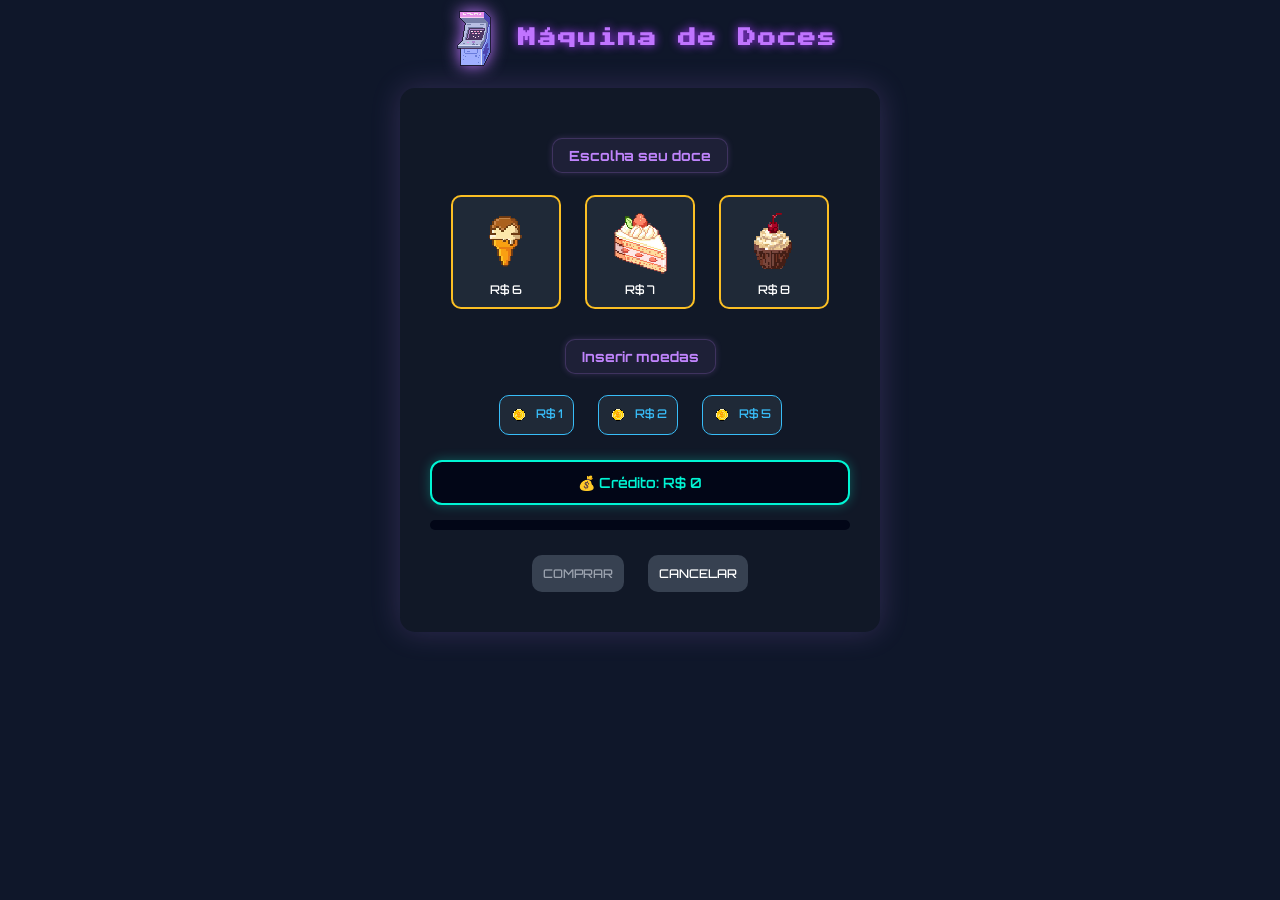
<file: frontend/index.html>
<!DOCTYPE html>
<html lang="pt-br">

<head>
  <meta charset="UTF-8">
  <title>Máquina de Doces</title>

  <!-- FONTES -->
  <link href="https://fonts.googleapis.com/css2?family=Press+Start+2P&family=Orbitron:wght@400;600&display=swap" rel="stylesheet">

  <link rel="stylesheet" href="style.css">
</head>

<body>

  <div class="header">
    <img src="assets/arcade.png" class="arcade-img">
    <h1 class="titulo">Máquina de Doces</h1>
  </div>

  <div class="machine">

    <h2 class="subtitulo">Escolha seu doce</h2>

    <div class="doces">

      <button onclick="selecionarDoce(this, 'Sorvete', 6)">
        <img src="assets/doce-a.png">
        <span>R$ 6</span>
      </button>

      <button onclick="selecionarDoce(this,'Bolo',7)">
        <img src="assets/doce-b.png">
        <span>R$ 7</span>
      </button>

      <button onclick="selecionarDoce(this,'Cupcake',8)">
        <img src="assets/doce-c.png">
        <span>R$ 8</span>
      </button>

    </div>

    <h2 class="subtitulo">Inserir moedas</h2>

    <div class="money">

      <button onclick="inserir(this,1)">
        <img src="assets/coin.png"> R$ 1
      </button>

      <button onclick="inserir(this,2)">
        <img src="assets/coin.png"> R$ 2
      </button>

      <button onclick="inserir(this,5)">
        <img src="assets/coin.png"> R$ 5
      </button>

    </div>

    <p class="credito">
      💰 Crédito: R$ <span id="credito">0</span>
    </p>

    <div class="barra">
      <div id="progresso"></div>
    </div>

    <button id="comprarBtn" disabled onclick="comprar()">COMPRAR</button>
    <button class="secundario" onclick="remover()">CANCELAR</button>

  </div>

  <!-- MODAL -->
  <div id="modal" class="modal hidden">
    <div class="modal-content">
      <p id="modal-text"></p>
      <button onclick="fecharModal()">OK</button>
    </div>
  </div>

  <script src="script.js"></script>

</body>

</html>
</file>
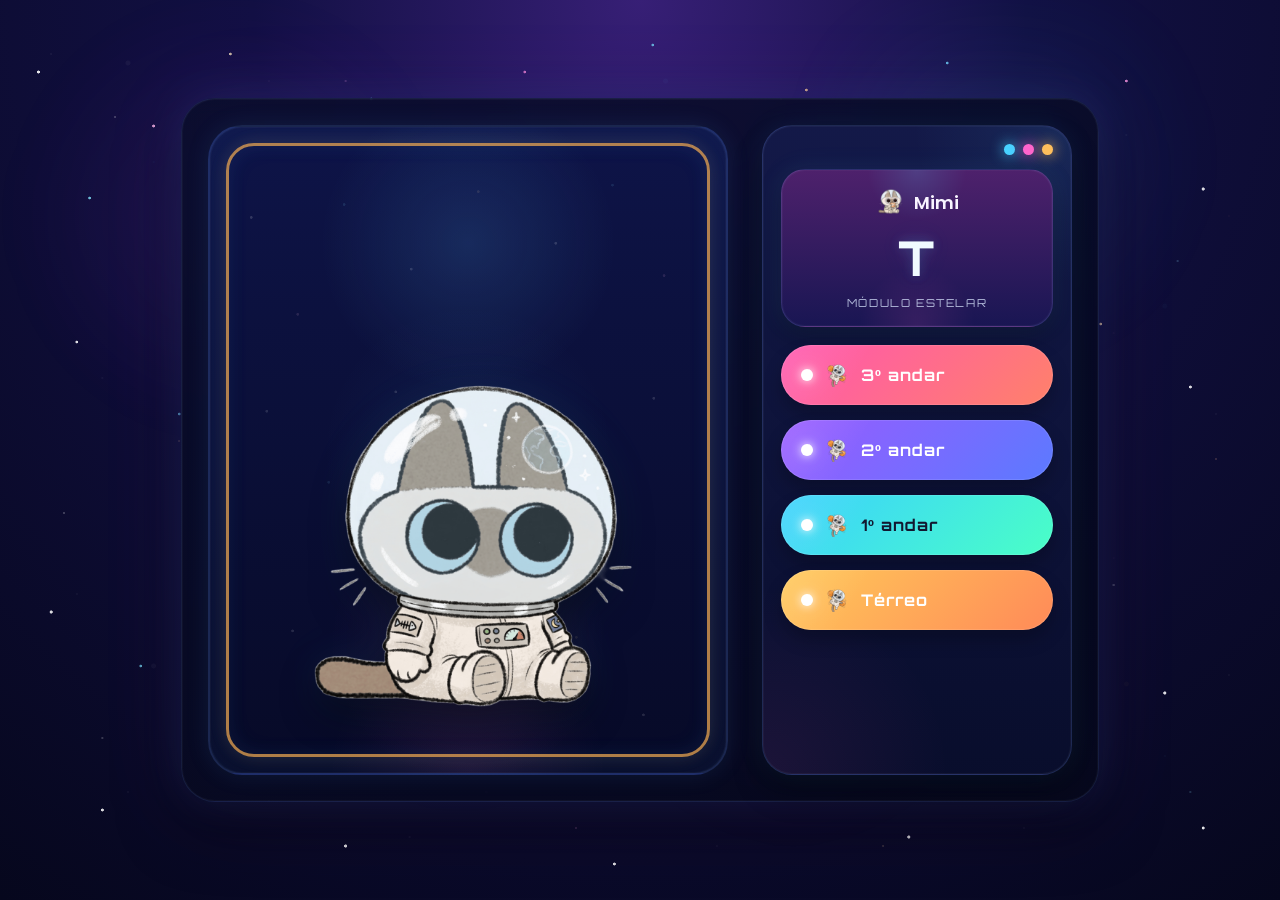
<file: Elevador/Front elevador/index.html>
<!DOCTYPE html>
<html lang="pt-BR">

<head>
    <meta charset="UTF-8">
    <meta name="viewport" content="width=device-width, initial-scale=1.0">
    <title>Elevador Espacial</title>
    <link href="https://fonts.googleapis.com/css2?family=Orbitron:wght@500;700;800&family=Poppins:wght@400;500;600;700&display=swap" rel="stylesheet">
    <link rel="stylesheet" href="style.css">
</head>

<body>
    <div class="space-layer stars-random-1"></div>
    <div class="space-layer stars-random-2"></div>
    <div class="space-layer stars-random-3"></div>
    <div class="space-layer stars-fill"></div>
    <div class="nebula"></div>

    <main class="app-shell">
        <section class="elevator-container">
            <div class="elevator-doors-wrapper">
                <div class="cabin-aura"></div>
                <div class="cabin-stars"></div>
                <div class="cabin-frame"></div>

                <img id="cat" src="img/quest.png" class="cat" alt="Gatinho astronauta">

                <div id="door-left" class="door left open"></div>
                <div id="door-right" class="door right open"></div>
            </div>

            <aside class="control-panel">
                <div class="panel-orbs">
                    <span class="orb orb-blue"></span>
                    <span class="orb orb-pink"></span>
                    <span class="orb orb-gold"></span>
                </div>

                <div class="display">
                    <div class="display-glow"></div>

                    <div class="display-top">
                        <div class="status">
                            <img src="img/icon.png" class="icon" alt="">
                            <span>Mimi</span>
                        </div>
                    </div>

                    <div class="display-main">
                        <img id="direction-icon" class="direction-icon" alt="">
                        <span id="floor-display">T</span>
                    </div>

                    <div class="display-sub">
                        Módulo Estelar
                    </div>
                </div>

                <div class="buttons-container">
                    <button class="floor-btn floor-3" data-floor="3">
                        <span class="btn-led"></span>
                        <img src="img/paw.png" alt="">
                        <span class="btn-text">3º andar</span>
                    </button>

                    <button class="floor-btn floor-2" data-floor="2">
                        <span class="btn-led"></span>
                        <img src="img/paw.png" alt="">
                        <span class="btn-text">2º andar</span>
                    </button>

                    <button class="floor-btn floor-1" data-floor="1">
                        <span class="btn-led"></span>
                        <img src="img/paw.png" alt="">
                        <span class="btn-text">1º andar</span>
                    </button>

                    <button class="floor-btn floor-t" data-floor="T">
                        <span class="btn-led"></span>
                        <img src="img/paw.png" alt="">
                        <span class="btn-text">Térreo</span>
                    </button>
                </div>
            </aside>
        </section>
    </main>

    <script src="script.js"></script>
</body>

</html>
</file>
<file: frontend/style.css>
body{
background:#0f172a;
color:white;
font-family: 'Orbitron', sans-serif;
text-align:center;
}

/* HEADER */
.header{
display:flex;
align-items:center;
justify-content:center;
gap:15px;
margin-bottom:20px;
}

.arcade-img{
width:60px;
image-rendering: pixelated;
filter: drop-shadow(0 0 8px #c074ff);
}

/* TÍTULO (MANTÉM ARCADE) */
.titulo{
font-family: 'Press Start 2P', cursive;
font-size:18px;
letter-spacing:2px;
color:#c074ff;
text-shadow:0 0 10px #a639ff;
}

/* SUBTÍTULOS (AGORA CLEAN) */
.subtitulo{
font-family: 'Orbitron', sans-serif;
font-size:14px;
color:#c084fc;
background:rgba(192,132,252,0.08);
padding:8px 16px;
border-radius:10px;
display:inline-block;
margin-top:20px;
border:1px solid rgba(192,132,252,0.2);
box-shadow:0 0 6px rgba(192,132,252,0.2);
}

/* CONTAINER */
.machine{
background:#111827;
padding:30px;
width:420px;
margin:auto;
border-radius:15px;
box-shadow:0 0 30px rgba(192,132,252,0.2);
}

/* BOTÕES */
button{
font-family: 'Orbitron', sans-serif;
font-size:12px;
font-weight:500;
padding:10px;
margin:10px;
cursor:pointer;
border-radius:10px;
border:1px solid transparent;
transition:0.2s;
}

/* DOCES */
.doces button{
background:#1f2937;
border:2px solid #fbbf24;
width:110px;
color:white;
}

.doces button img{
width:70px;
display:block;
margin:auto;
image-rendering: pixelated;
}

.doces button span{
display:block;
margin-top:5px;
font-size:12px;
}

.doces button:hover{
transform:scale(1.05);
}

.doces button.selecionado{
background:#fbbf24;
color:black;
transform:scale(1.08);
box-shadow:0 0 20px #fbbf24;
}

/* MOEDAS */
.money button{
background:#1f2937;
color:#38bdf8;
border:1px solid #38bdf8;
}

.money button img{
width:18px;
margin-right:5px;
vertical-align:middle;
image-rendering: pixelated;
}

.money button.ativo{
background:#38bdf8;
color:black;
}

/* CRÉDITO */
.credito{
font-family: 'Orbitron', sans-serif;
font-weight:600;
font-size:14px;
background:#020617;
padding:12px;
border-radius:12px;
border:2px solid #00f5d4;
margin-top:15px;
color:#00f5d4;
box-shadow:0 0 12px rgba(0,245,212,0.3);
}

/* BARRA */
.barra{
width:100%;
height:10px;
background:#020617;
border-radius:10px;
margin:15px 0;
}

#progresso{
height:100%;
width:0%;
background:#00f5d4;
transition:0.3s;
}

/* COMPRAR */
#comprarBtn{
background:#374151;
color:#9ca3af;
cursor:not-allowed;
}

#comprarBtn.ativo{
background:#00f5d4;
color:black;
cursor:pointer;
box-shadow:0 0 10px #00f5d4;
}

/* CANCELAR */
.secundario{
background:#374151;
color:white;
}

/* MODAL */
.modal{
position:fixed;
top:0;
left:0;
width:100%;
height:100%;
background:rgba(0,0,0,0.7);
display:flex;
align-items:center;
justify-content:center;
}

.modal-content{
background:#111827;
padding:20px;
border-radius:10px;
text-align:center;
border:1px solid #c084fc;
}

.hidden{
display:none;
}
</file>
<file: Elevador/Front elevador/style.css>
* {
    box-sizing: border-box;
    margin: 0;
    padding: 0;
}

:root {
    --text-main: rgb(245, 247, 255);
}

body {
    min-height: 100vh;
    overflow: hidden;
    font-family: 'Poppins', sans-serif;
    display: flex;
    justify-content: center;
    align-items: center;
    background:
        radial-gradient(circle at top, rgb(55, 31, 118) 0%, rgb(18, 16, 67) 35%, rgb(6, 7, 29) 100%);
    color: var(--text-main);
}

.space-layer,
.nebula {
    position: fixed;
    inset: 0;
    pointer-events: none;
}

.stars-random-1 {
    background:
        radial-gradient(circle at 3% 8%, rgba(255,255,255,0.95) 0 1.2px, transparent 1.8px),
        radial-gradient(circle at 7% 22%, rgba(130,235,255,0.85) 0 1px, transparent 1.7px),
        radial-gradient(circle at 12% 14%, rgba(255,185,230,0.9) 0 1.1px, transparent 1.8px),
        radial-gradient(circle at 18% 6%, rgba(255,235,190,0.8) 0 1px, transparent 1.7px),
        radial-gradient(circle at 23% 18%, rgba(255,255,255,0.88) 0 1.3px, transparent 1.9px),
        radial-gradient(circle at 29% 11%, rgba(116,220,255,0.85) 0 1px, transparent 1.7px),
        radial-gradient(circle at 34% 27%, rgba(255,255,255,0.92) 0 1.1px, transparent 1.8px),
        radial-gradient(circle at 41% 8%, rgba(255,140,220,0.8) 0 1px, transparent 1.7px),
        radial-gradient(circle at 46% 19%, rgba(255,255,255,0.9) 0 1.2px, transparent 1.9px),
        radial-gradient(circle at 51% 5%, rgba(120,230,255,0.75) 0 1px, transparent 1.7px),
        radial-gradient(circle at 57% 15%, rgba(255,255,255,0.9) 0 1.1px, transparent 1.8px),
        radial-gradient(circle at 63% 10%, rgba(255,205,145,0.85) 0 1px, transparent 1.7px),
        radial-gradient(circle at 69% 23%, rgba(255,255,255,0.95) 0 1.25px, transparent 1.95px),
        radial-gradient(circle at 74% 7%, rgba(115,220,255,0.82) 0 1px, transparent 1.7px),
        radial-gradient(circle at 81% 14%, rgba(255,255,255,0.88) 0 1.1px, transparent 1.8px),
        radial-gradient(circle at 88% 9%, rgba(255,150,228,0.85) 0 1px, transparent 1.7px),
        radial-gradient(circle at 94% 21%, rgba(255,255,255,0.9) 0 1.2px, transparent 1.9px),
        radial-gradient(circle at 6% 38%, rgba(255,255,255,0.92) 0 1px, transparent 1.7px),
        radial-gradient(circle at 14% 46%, rgba(120,220,255,0.72) 0 1px, transparent 1.7px),
        radial-gradient(circle at 21% 41%, rgba(255,255,255,0.85) 0 1.2px, transparent 1.9px),
        radial-gradient(circle at 28% 35%, rgba(255,180,225,0.82) 0 1px, transparent 1.7px),
        radial-gradient(circle at 36% 49%, rgba(255,255,255,0.95) 0 1.1px, transparent 1.8px),
        radial-gradient(circle at 43% 37%, rgba(255,220,180,0.78) 0 1px, transparent 1.7px),
        radial-gradient(circle at 49% 44%, rgba(255,255,255,0.9) 0 1.2px, transparent 1.9px),
        radial-gradient(circle at 57% 33%, rgba(120,230,255,0.85) 0 1px, transparent 1.7px),
        radial-gradient(circle at 64% 46%, rgba(255,255,255,0.88) 0 1.1px, transparent 1.8px),
        radial-gradient(circle at 71% 39%, rgba(255,140,220,0.82) 0 1px, transparent 1.7px),
        radial-gradient(circle at 79% 48%, rgba(255,255,255,0.95) 0 1.2px, transparent 1.9px),
        radial-gradient(circle at 86% 36%, rgba(255,220,170,0.8) 0 1px, transparent 1.7px),
        radial-gradient(circle at 93% 43%, rgba(255,255,255,0.9) 0 1.1px, transparent 1.8px),
        radial-gradient(circle at 4% 68%, rgba(255,255,255,0.9) 0 1.2px, transparent 1.9px),
        radial-gradient(circle at 11% 74%, rgba(124,228,255,0.75) 0 1px, transparent 1.7px),
        radial-gradient(circle at 19% 63%, rgba(255,255,255,0.88) 0 1.1px, transparent 1.8px),
        radial-gradient(circle at 26% 79%, rgba(255,144,219,0.84) 0 1px, transparent 1.7px),
        radial-gradient(circle at 31% 70%, rgba(255,255,255,0.93) 0 1.2px, transparent 1.9px),
        radial-gradient(circle at 39% 65%, rgba(255,205,130,0.78) 0 1px, transparent 1.7px),
        radial-gradient(circle at 47% 76%, rgba(255,255,255,0.9) 0 1.1px, transparent 1.8px),
        radial-gradient(circle at 54% 69%, rgba(117,225,255,0.82) 0 1px, transparent 1.7px),
        radial-gradient(circle at 61% 81%, rgba(255,255,255,0.94) 0 1.2px, transparent 1.9px),
        radial-gradient(circle at 68% 66%, rgba(255,154,226,0.8) 0 1px, transparent 1.7px),
        radial-gradient(circle at 76% 73%, rgba(255,255,255,0.88) 0 1.1px, transparent 1.8px),
        radial-gradient(circle at 83% 64%, rgba(255,220,170,0.78) 0 1px, transparent 1.7px),
        radial-gradient(circle at 91% 77%, rgba(255,255,255,0.92) 0 1.2px, transparent 1.9px),
        radial-gradient(circle at 8% 90%, rgba(255,255,255,0.9) 0 1.1px, transparent 1.8px),
        radial-gradient(circle at 17% 84%, rgba(115,220,255,0.8) 0 1px, transparent 1.7px),
        radial-gradient(circle at 27% 94%, rgba(255,255,255,0.95) 0 1.2px, transparent 1.9px),
        radial-gradient(circle at 38% 88%, rgba(255,140,220,0.8) 0 1px, transparent 1.7px),
        radial-gradient(circle at 48% 96%, rgba(255,255,255,0.92) 0 1.1px, transparent 1.8px),
        radial-gradient(circle at 59% 87%, rgba(255,220,155,0.78) 0 1px, transparent 1.7px),
        radial-gradient(circle at 71% 93%, rgba(255,255,255,0.9) 0 1.2px, transparent 1.9px),
        radial-gradient(circle at 82% 86%, rgba(118,226,255,0.82) 0 1px, transparent 1.7px),
        radial-gradient(circle at 94% 92%, rgba(255,255,255,0.95) 0 1.1px, transparent 1.8px);
    opacity: 0.95;
}

.stars-random-2 {
    background:
        radial-gradient(circle at 9% 13%, rgba(255,255,255,0.35) 0 0.8px, transparent 1.4px),
        radial-gradient(circle at 15% 31%, rgba(144,225,255,0.32) 0 0.9px, transparent 1.5px),
        radial-gradient(circle at 27% 9%, rgba(255,165,229,0.32) 0 0.8px, transparent 1.4px),
        radial-gradient(circle at 33% 21%, rgba(255,255,255,0.3) 0 0.8px, transparent 1.4px),
        radial-gradient(circle at 42% 16%, rgba(255,255,255,0.28) 0 0.7px, transparent 1.3px),
        radial-gradient(circle at 52% 27%, rgba(140,220,255,0.3) 0 0.8px, transparent 1.4px),
        radial-gradient(circle at 61% 11%, rgba(255,255,255,0.34) 0 0.9px, transparent 1.5px),
        radial-gradient(circle at 73% 19%, rgba(255,177,224,0.28) 0 0.8px, transparent 1.4px),
        radial-gradient(circle at 84% 12%, rgba(255,255,255,0.3) 0 0.8px, transparent 1.4px),
        radial-gradient(circle at 92% 29%, rgba(141,225,255,0.32) 0 0.8px, transparent 1.4px),
        radial-gradient(circle at 5% 57%, rgba(255,255,255,0.34) 0 0.8px, transparent 1.4px),
        radial-gradient(circle at 14% 49%, rgba(255,192,150,0.28) 0 0.8px, transparent 1.4px),
        radial-gradient(circle at 24% 61%, rgba(255,255,255,0.32) 0 0.8px, transparent 1.4px),
        radial-gradient(circle at 37% 54%, rgba(140,221,255,0.28) 0 0.8px, transparent 1.4px),
        radial-gradient(circle at 46% 67%, rgba(255,255,255,0.3) 0 0.8px, transparent 1.4px),
        radial-gradient(circle at 58% 53%, rgba(255,160,221,0.3) 0 0.8px, transparent 1.4px),
        radial-gradient(circle at 66% 62%, rgba(255,255,255,0.32) 0 0.8px, transparent 1.4px),
        radial-gradient(circle at 78% 56%, rgba(130,224,255,0.3) 0 0.8px, transparent 1.4px),
        radial-gradient(circle at 87% 65%, rgba(255,255,255,0.34) 0 0.9px, transparent 1.5px),
        radial-gradient(circle at 95% 51%, rgba(255,184,148,0.28) 0 0.8px, transparent 1.4px),
        radial-gradient(circle at 8% 82%, rgba(255,255,255,0.32) 0 0.8px, transparent 1.4px),
        radial-gradient(circle at 21% 89%, rgba(142,223,255,0.28) 0 0.8px, transparent 1.4px),
        radial-gradient(circle at 34% 79%, rgba(255,255,255,0.3) 0 0.8px, transparent 1.4px),
        radial-gradient(circle at 45% 92%, rgba(255,168,227,0.28) 0 0.8px, transparent 1.4px),
        radial-gradient(circle at 57% 85%, rgba(255,255,255,0.32) 0 0.8px, transparent 1.4px),
        radial-gradient(circle at 69% 94%, rgba(255,215,165,0.28) 0 0.8px, transparent 1.4px),
        radial-gradient(circle at 81% 83%, rgba(255,255,255,0.34) 0 0.8px, transparent 1.4px),
        radial-gradient(circle at 93% 88%, rgba(141,225,255,0.3) 0 0.8px, transparent 1.4px);
    opacity: 0.6;
}

.stars-random-3 {
    background:
        radial-gradient(circle at 10% 7%, rgba(255,255,255,0.08) 0 2px, transparent 3px),
        radial-gradient(circle at 31% 18%, rgba(255,255,255,0.06) 0 2.4px, transparent 3.4px),
        radial-gradient(circle at 52% 9%, rgba(95,212,255,0.08) 0 2px, transparent 3px),
        radial-gradient(circle at 78% 14%, rgba(255,118,201,0.06) 0 2.2px, transparent 3.2px),
        radial-gradient(circle at 17% 44%, rgba(255,255,255,0.06) 0 2.2px, transparent 3.2px),
        radial-gradient(circle at 48% 39%, rgba(255,193,104,0.06) 0 2px, transparent 3px),
        radial-gradient(circle at 73% 47%, rgba(255,255,255,0.08) 0 2.5px, transparent 3.5px),
        radial-gradient(circle at 91% 34%, rgba(104,224,255,0.06) 0 2px, transparent 3px),
        radial-gradient(circle at 12% 74%, rgba(255,255,255,0.08) 0 2px, transparent 3px),
        radial-gradient(circle at 39% 69%, rgba(255,113,200,0.06) 0 2.2px, transparent 3.2px),
        radial-gradient(circle at 63% 81%, rgba(255,255,255,0.06) 0 2.3px, transparent 3.3px),
        radial-gradient(circle at 88% 76%, rgba(255,198,112,0.06) 0 2px, transparent 3px);
    opacity: 0.5;
}

.stars-fill {
    background:
        radial-gradient(circle at 4% 6%, rgba(255,255,255,0.10) 0 0.8px, transparent 1.4px),
        radial-gradient(circle at 12% 18%, rgba(130,225,255,0.08) 0 0.8px, transparent 1.4px),
        radial-gradient(circle at 21% 9%, rgba(255,170,230,0.08) 0 0.8px, transparent 1.4px),
        radial-gradient(circle at 29% 23%, rgba(255,255,255,0.09) 0 0.8px, transparent 1.4px),
        radial-gradient(circle at 37% 12%, rgba(255,255,255,0.07) 0 0.8px, transparent 1.4px),
        radial-gradient(circle at 46% 27%, rgba(120,220,255,0.08) 0 0.8px, transparent 1.4px),
        radial-gradient(circle at 54% 14%, rgba(255,255,255,0.09) 0 0.8px, transparent 1.4px),
        radial-gradient(circle at 63% 22%, rgba(255,180,220,0.08) 0 0.8px, transparent 1.4px),
        radial-gradient(circle at 71% 11%, rgba(255,255,255,0.08) 0 0.8px, transparent 1.4px),
        radial-gradient(circle at 79% 26%, rgba(120,220,255,0.08) 0 0.8px, transparent 1.4px),
        radial-gradient(circle at 88% 15%, rgba(255,255,255,0.08) 0 0.8px, transparent 1.4px),
        radial-gradient(circle at 96% 24%, rgba(255,180,140,0.07) 0 0.8px, transparent 1.4px),

        radial-gradient(circle at 8% 42%, rgba(255,255,255,0.08) 0 0.8px, transparent 1.4px),
        radial-gradient(circle at 17% 35%, rgba(120,220,255,0.07) 0 0.8px, transparent 1.4px),
        radial-gradient(circle at 26% 48%, rgba(255,255,255,0.09) 0 0.8px, transparent 1.4px),
        radial-gradient(circle at 34% 39%, rgba(255,170,230,0.07) 0 0.8px, transparent 1.4px),
        radial-gradient(circle at 43% 51%, rgba(255,255,255,0.08) 0 0.8px, transparent 1.4px),
        radial-gradient(circle at 52% 36%, rgba(255,210,150,0.07) 0 0.8px, transparent 1.4px),
        radial-gradient(circle at 61% 47%, rgba(255,255,255,0.08) 0 0.8px, transparent 1.4px),
        radial-gradient(circle at 69% 38%, rgba(120,220,255,0.07) 0 0.8px, transparent 1.4px),
        radial-gradient(circle at 78% 49%, rgba(255,255,255,0.09) 0 0.8px, transparent 1.4px),
        radial-gradient(circle at 87% 37%, rgba(255,180,220,0.07) 0 0.8px, transparent 1.4px),
        radial-gradient(circle at 95% 46%, rgba(255,255,255,0.08) 0 0.8px, transparent 1.4px),

        radial-gradient(circle at 6% 66%, rgba(255,255,255,0.08) 0 0.8px, transparent 1.4px),
        radial-gradient(circle at 15% 58%, rgba(120,220,255,0.07) 0 0.8px, transparent 1.4px),
        radial-gradient(circle at 24% 72%, rgba(255,255,255,0.09) 0 0.8px, transparent 1.4px),
        radial-gradient(circle at 33% 61%, rgba(255,170,230,0.07) 0 0.8px, transparent 1.4px),
        radial-gradient(circle at 42% 74%, rgba(255,255,255,0.08) 0 0.8px, transparent 1.4px),
        radial-gradient(circle at 51% 63%, rgba(255,210,150,0.07) 0 0.8px, transparent 1.4px),
        radial-gradient(circle at 60% 76%, rgba(255,255,255,0.08) 0 0.8px, transparent 1.4px),
        radial-gradient(circle at 69% 64%, rgba(120,220,255,0.07) 0 0.8px, transparent 1.4px),
        radial-gradient(circle at 78% 73%, rgba(255,255,255,0.09) 0 0.8px, transparent 1.4px),
        radial-gradient(circle at 87% 62%, rgba(255,180,220,0.07) 0 0.8px, transparent 1.4px),
        radial-gradient(circle at 96% 75%, rgba(255,255,255,0.08) 0 0.8px, transparent 1.4px),

        radial-gradient(circle at 10% 88%, rgba(255,255,255,0.08) 0 0.8px, transparent 1.4px),
        radial-gradient(circle at 21% 81%, rgba(120,220,255,0.07) 0 0.8px, transparent 1.4px),
        radial-gradient(circle at 32% 93%, rgba(255,255,255,0.09) 0 0.8px, transparent 1.4px),
        radial-gradient(circle at 44% 85%, rgba(255,170,230,0.07) 0 0.8px, transparent 1.4px),
        radial-gradient(circle at 56% 94%, rgba(255,255,255,0.08) 0 0.8px, transparent 1.4px),
        radial-gradient(circle at 68% 86%, rgba(255,210,150,0.07) 0 0.8px, transparent 1.4px),
        radial-gradient(circle at 80% 92%, rgba(255,255,255,0.08) 0 0.8px, transparent 1.4px),
        radial-gradient(circle at 91% 84%, rgba(120,220,255,0.07) 0 0.8px, transparent 1.4px);
    opacity: 0.45;
}

.nebula {
    background:
        radial-gradient(circle at 18% 24%, rgba(180, 77, 255, 0.10), transparent 18%),
        radial-gradient(circle at 78% 18%, rgba(71, 212, 255, 0.08), transparent 18%),
        radial-gradient(circle at 62% 72%, rgba(255, 92, 193, 0.07), transparent 20%),
        radial-gradient(circle at 36% 66%, rgba(124, 102, 255, 0.08), transparent 22%);
    filter: blur(40px);
    opacity: 0.9;
}

.app-shell {
    position: relative;
    z-index: 1;
    width: 100%;
    display: flex;
    justify-content: center;
    padding: 24px;
}

.elevator-container {
    display: flex;
    gap: 34px;
    padding: 26px;
    border-radius: 34px;
    background:
        linear-gradient(160deg, rgba(10, 13, 44, 0.88), rgba(6, 8, 28, 0.88));
    border: 1px solid rgba(118, 154, 255, 0.14);
    box-shadow:
        0 0 0 1px rgba(255,255,255,0.03) inset,
        0 0 40px rgba(72, 136, 255, 0.14),
        0 0 90px rgba(184, 75, 255, 0.08),
        0 24px 60px rgba(0, 0, 0, 0.55);
    backdrop-filter: blur(8px);
}

.elevator-doors-wrapper {
    position: relative;
    width: 520px;
    height: 650px;
    border-radius: 34px;
    overflow: hidden;
    display: flex;
    justify-content: center;
    align-items: flex-end;
    background:
        radial-gradient(circle at 50% 18%, rgba(91, 187, 255, 0.14), transparent 25%),
        radial-gradient(circle at 50% 80%, rgba(255, 87, 187, 0.08), transparent 24%),
        linear-gradient(180deg, rgb(14, 20, 72) 0%, rgb(7, 10, 39) 100%);
    border: 2px solid rgba(113, 168, 255, 0.18);
    box-shadow:
        inset 0 0 0 1px rgba(255,255,255,0.03),
        inset 0 0 45px rgba(74, 182, 255, 0.08),
        0 0 24px rgba(85, 174, 255, 0.10);
}

.cabin-aura {
    position: absolute;
    inset: 0;
    background:
        radial-gradient(circle at center, rgba(88, 182, 255, 0.08), transparent 35%),
        radial-gradient(circle at 50% 100%, rgba(255, 116, 196, 0.08), transparent 20%);
    pointer-events: none;
}

.cabin-stars {
    position: absolute;
    inset: 0;
    background:
        radial-gradient(circle at 8% 14%, rgba(255,255,255,0.7) 0 1px, transparent 1.7px),
        radial-gradient(circle at 17% 29%, rgba(255,190,220,0.55) 0 1px, transparent 1.7px),
        radial-gradient(circle at 26% 12%, rgba(130,225,255,0.55) 0 1px, transparent 1.7px),
        radial-gradient(circle at 39% 22%, rgba(255,255,255,0.6) 0 1px, transparent 1.7px),
        radial-gradient(circle at 52% 10%, rgba(255,220,165,0.5) 0 1px, transparent 1.7px),
        radial-gradient(circle at 67% 18%, rgba(255,255,255,0.65) 0 1px, transparent 1.7px),
        radial-gradient(circle at 78% 9%, rgba(130,225,255,0.5) 0 1px, transparent 1.7px),
        radial-gradient(circle at 88% 23%, rgba(255,180,230,0.55) 0 1px, transparent 1.7px),
        radial-gradient(circle at 11% 44%, rgba(255,255,255,0.55) 0 1px, transparent 1.7px),
        radial-gradient(circle at 23% 55%, rgba(130,225,255,0.45) 0 1px, transparent 1.7px),
        radial-gradient(circle at 36% 41%, rgba(255,255,255,0.6) 0 1px, transparent 1.7px),
        radial-gradient(circle at 49% 57%, rgba(255,180,220,0.5) 0 1px, transparent 1.7px),
        radial-gradient(circle at 61% 48%, rgba(255,255,255,0.55) 0 1px, transparent 1.7px),
        radial-gradient(circle at 74% 54%, rgba(140,228,255,0.45) 0 1px, transparent 1.7px),
        radial-gradient(circle at 86% 42%, rgba(255,255,255,0.6) 0 1px, transparent 1.7px),
        radial-gradient(circle at 16% 78%, rgba(255,255,255,0.55) 0 1px, transparent 1.7px),
        radial-gradient(circle at 29% 86%, rgba(255,190,225,0.45) 0 1px, transparent 1.7px),
        radial-gradient(circle at 43% 73%, rgba(130,225,255,0.45) 0 1px, transparent 1.7px),
        radial-gradient(circle at 57% 88%, rgba(255,255,255,0.6) 0 1px, transparent 1.7px),
        radial-gradient(circle at 71% 79%, rgba(255,220,160,0.42) 0 1px, transparent 1.7px),
        radial-gradient(circle at 84% 91%, rgba(255,255,255,0.55) 0 1px, transparent 1.7px);
    opacity: 0.22;
    pointer-events: none;
}

.cabin-frame {
    position: absolute;
    inset: 16px;
    border-radius: 28px;
    border: 3px solid rgba(255, 180, 84, 0.68);
    box-shadow:
        0 0 22px rgba(255, 180, 84, 0.12),
        0 0 18px rgba(75, 184, 255, 0.10),
        inset 0 0 20px rgba(98, 193, 255, 0.06);
    pointer-events: none;
}

.cat {
    position: absolute;
    bottom: 34px;
    max-width: 72%;
    max-height: 72%;
    object-fit: contain;
    z-index: 0;
    transition: opacity 0.25s ease, transform 0.25s ease;
    filter:
        drop-shadow(0 18px 18px rgba(0, 0, 0, 0.42))
        drop-shadow(0 0 18px rgba(78, 196, 255, 0.08));
}

.door {
    position: absolute;
    top: 0;
    width: 50%;
    height: 100%;
    z-index: 2;
    transition: transform 1s ease;
    background:
        linear-gradient(180deg, rgba(37, 56, 126, 0.96), rgba(17, 29, 79, 0.98)),
        linear-gradient(90deg, rgba(255,255,255,0.03), transparent);
    box-shadow:
        inset 0 0 0 1px rgba(255,255,255,0.04),
        inset 0 0 35px rgba(78, 183, 255, 0.06);
}

.door.left {
    left: 0;
    border-right: 1px solid rgba(122, 188, 255, 0.12);
}

.door.right {
    right: 0;
    border-left: 1px solid rgba(122, 188, 255, 0.12);
}

.door.left.open {
    transform: translateX(-100%);
}

.door.right.open {
    transform: translateX(100%);
}

.control-panel {
    width: 310px;
    padding: 18px;
    border-radius: 30px;
    background:
        linear-gradient(180deg, rgba(20, 26, 74, 0.96), rgba(9, 14, 45, 0.96));
    border: 1px solid rgba(128, 168, 255, 0.18);
    box-shadow:
        inset 0 0 0 1px rgba(255,255,255,0.04),
        0 0 28px rgba(71, 212, 255, 0.08),
        0 18px 30px rgba(0, 0, 0, 0.3);
    position: relative;
    overflow: hidden;
}

.control-panel::before {
    content: "";
    position: absolute;
    inset: 0;
    background:
        radial-gradient(circle at top right, rgba(81, 194, 255, 0.10), transparent 22%),
        radial-gradient(circle at bottom left, rgba(255, 92, 193, 0.08), transparent 26%);
    pointer-events: none;
}

.panel-orbs {
    position: relative;
    z-index: 1;
    display: flex;
    gap: 8px;
    justify-content: flex-end;
    margin-bottom: 14px;
}

.orb {
    width: 11px;
    height: 11px;
    border-radius: 50%;
    box-shadow: 0 0 14px currentColor;
}

.orb-blue {
    color: rgb(72, 211, 255);
    background: rgb(72, 211, 255);
}

.orb-pink {
    color: rgb(255, 100, 206);
    background: rgb(255, 100, 206);
}

.orb-gold {
    color: rgb(255, 191, 92);
    background: rgb(255, 191, 92);
}

.display {
    position: relative;
    z-index: 1;
    border-radius: 24px;
    padding: 18px 16px 16px;
    margin-bottom: 18px;
    overflow: hidden;
    background:
        linear-gradient(180deg, rgb(78, 33, 108), rgb(25, 22, 83));
    border: 1px solid rgba(154, 173, 255, 0.16);
    box-shadow:
        inset 0 0 0 1px rgba(255,255,255,0.03),
        0 10px 24px rgba(0, 0, 0, 0.30),
        0 0 24px rgba(82, 193, 255, 0.12);
}

.display-glow {
    position: absolute;
    inset: 0;
    background:
        radial-gradient(circle at top, rgba(90, 210, 255, 0.16), transparent 24%),
        radial-gradient(circle at bottom, rgba(255, 91, 192, 0.12), transparent 28%);
    pointer-events: none;
}

.display-top {
    position: relative;
    z-index: 1;
    display: flex;
    justify-content: center;
    margin-bottom: 10px;
}

.status {
    display: flex;
    align-items: center;
    gap: 10px;
    font-size: 18px;
    font-weight: 600;
    color: rgb(248, 244, 255);
}

.icon {
    width: 28px;
    height: 28px;
    object-fit: contain;
}

.display-main {
    position: relative;
    z-index: 1;
    min-height: 62px;
    display: flex;
    align-items: center;
    justify-content: center;
    gap: 12px;
}

#floor-display {
    font-family: 'Orbitron', sans-serif;
    font-size: 48px;
    font-weight: 800;
    letter-spacing: 2px;
    color: rgb(240, 250, 255);
    text-shadow:
        0 0 12px rgba(72, 211, 255, 0.16),
        0 0 26px rgba(72, 211, 255, 0.12),
        0 0 20px rgba(255, 91, 192, 0.08);
}

.direction-icon {
    width: 28px;
    height: 28px;
    object-fit: contain;
    display: none;
    filter:
        drop-shadow(0 0 8px rgba(72, 211, 255, 0.28))
        drop-shadow(0 0 14px rgba(255, 91, 192, 0.12));
}

.display-sub {
    position: relative;
    z-index: 1;
    margin-top: 8px;
    text-align: center;
    font-family: 'Orbitron', sans-serif;
    font-size: 11px;
    letter-spacing: 1.6px;
    text-transform: uppercase;
    color: rgba(218, 232, 255, 0.78);
}

.buttons-container {
    position: relative;
    z-index: 1;
    display: flex;
    flex-direction: column;
    gap: 15px;
}

.floor-btn {
    position: relative;
    border: none;
    border-radius: 999px;
    padding: 18px 18px 18px 20px;
    color: white;
    display: flex;
    align-items: center;
    gap: 12px;
    cursor: pointer;
    transition: transform 0.18s ease, box-shadow 0.18s ease, opacity 0.18s ease, filter 0.18s ease;
    box-shadow:
        inset 0 0 0 1px rgba(255,255,255,0.10),
        0 10px 18px rgba(0, 0, 0, 0.22);
    overflow: hidden;
}

.floor-btn::before {
    content: "";
    position: absolute;
    inset: 0;
    background: linear-gradient(120deg, rgba(255,255,255,0.12), transparent 30%);
    pointer-events: none;
}

.floor-3 {
    background: linear-gradient(135deg, rgb(255, 86, 176), rgb(255, 129, 106));
}

.floor-2 {
    background: linear-gradient(135deg, rgb(154, 90, 255), rgb(91, 122, 255));
}

.floor-1 {
    background: linear-gradient(135deg, rgb(58, 208, 255), rgb(74, 255, 198));
    color: rgb(18, 24, 48);
}

.floor-t {
    background: linear-gradient(135deg, rgb(255, 202, 89), rgb(255, 138, 88));
}

.floor-btn img {
    width: 24px;
    height: 24px;
    object-fit: contain;
    position: relative;
    z-index: 1;
}

.btn-led {
    width: 12px;
    height: 12px;
    border-radius: 50%;
    background: rgb(255,255,255);
    box-shadow:
        0 0 10px rgba(255,255,255,0.95),
        0 0 22px rgba(255,255,255,0.45);
    position: relative;
    z-index: 1;
    flex-shrink: 0;
}

.btn-text {
    position: relative;
    z-index: 1;
    font-family: 'Orbitron', sans-serif;
    font-size: 16px;
    font-weight: 700;
    letter-spacing: 1px;
}

.floor-btn:hover:not(:disabled) {
    transform: translateY(-2px) scale(1.02);
    box-shadow:
        inset 0 0 0 1px rgba(255,255,255,0.14),
        0 12px 24px rgba(0, 0, 0, 0.28),
        0 0 22px rgba(89, 189, 255, 0.14);
    filter: saturate(1.08);
}

.floor-btn:active:not(:disabled) {
    transform: scale(0.985);
}

.floor-btn:disabled {
    opacity: 0.72;
    cursor: not-allowed;
}

.floor-btn.active {
    box-shadow:
        inset 0 0 0 1px rgba(255,255,255,0.18),
        0 0 0 2px rgba(255,255,255,0.08),
        0 14px 28px rgba(0, 0, 0, 0.28),
        0 0 28px rgba(86, 210, 255, 0.18),
        0 0 32px rgba(255, 91, 192, 0.18);
}

.floor-btn.active .btn-led {
    box-shadow:
        0 0 12px rgba(255,255,255,1),
        0 0 24px rgba(72, 211, 255, 0.8),
        0 0 34px rgba(255, 91, 192, 0.55);
}

@media (max-width: 980px) {
    .elevator-container {
        flex-direction: column;
        align-items: center;
    }

    .elevator-doors-wrapper {
        width: min(88vw, 520px);
        height: 560px;
    }

    .control-panel {
        width: min(88vw, 360px);
    }
}
</file>
